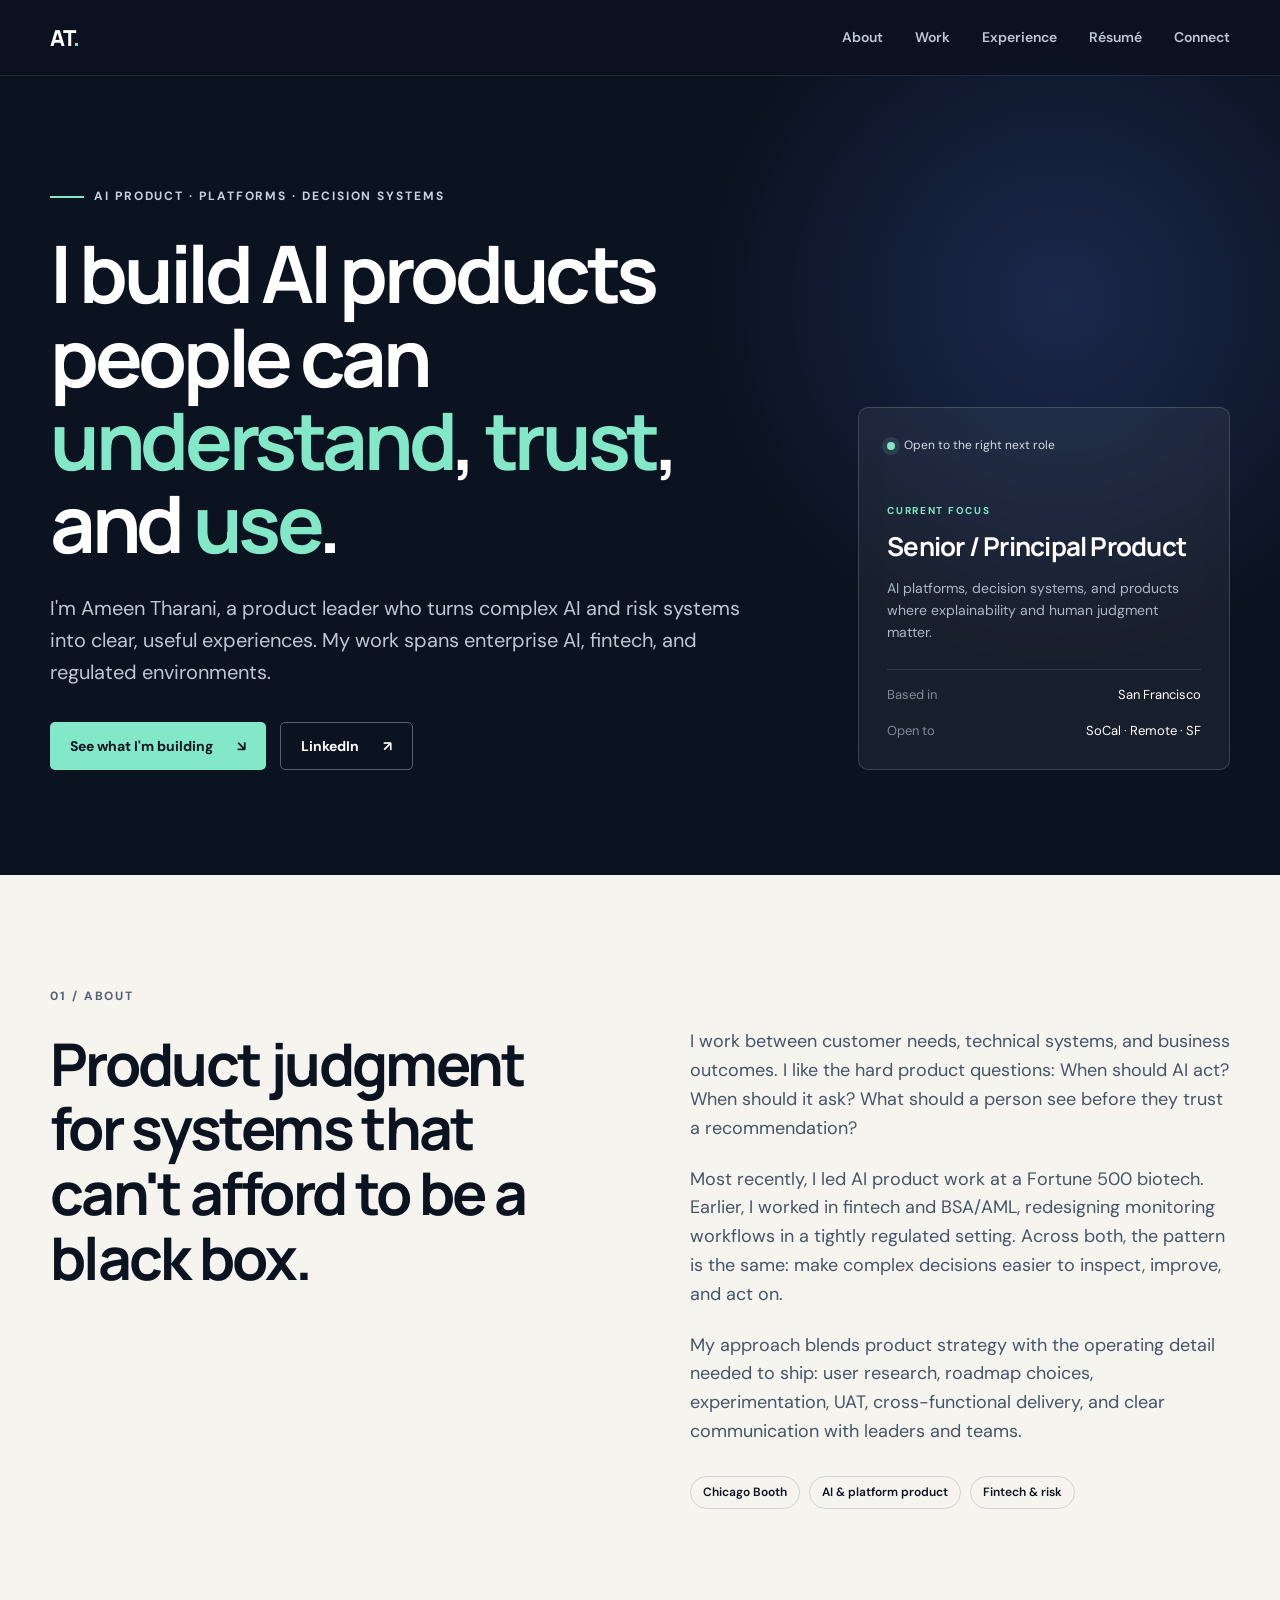
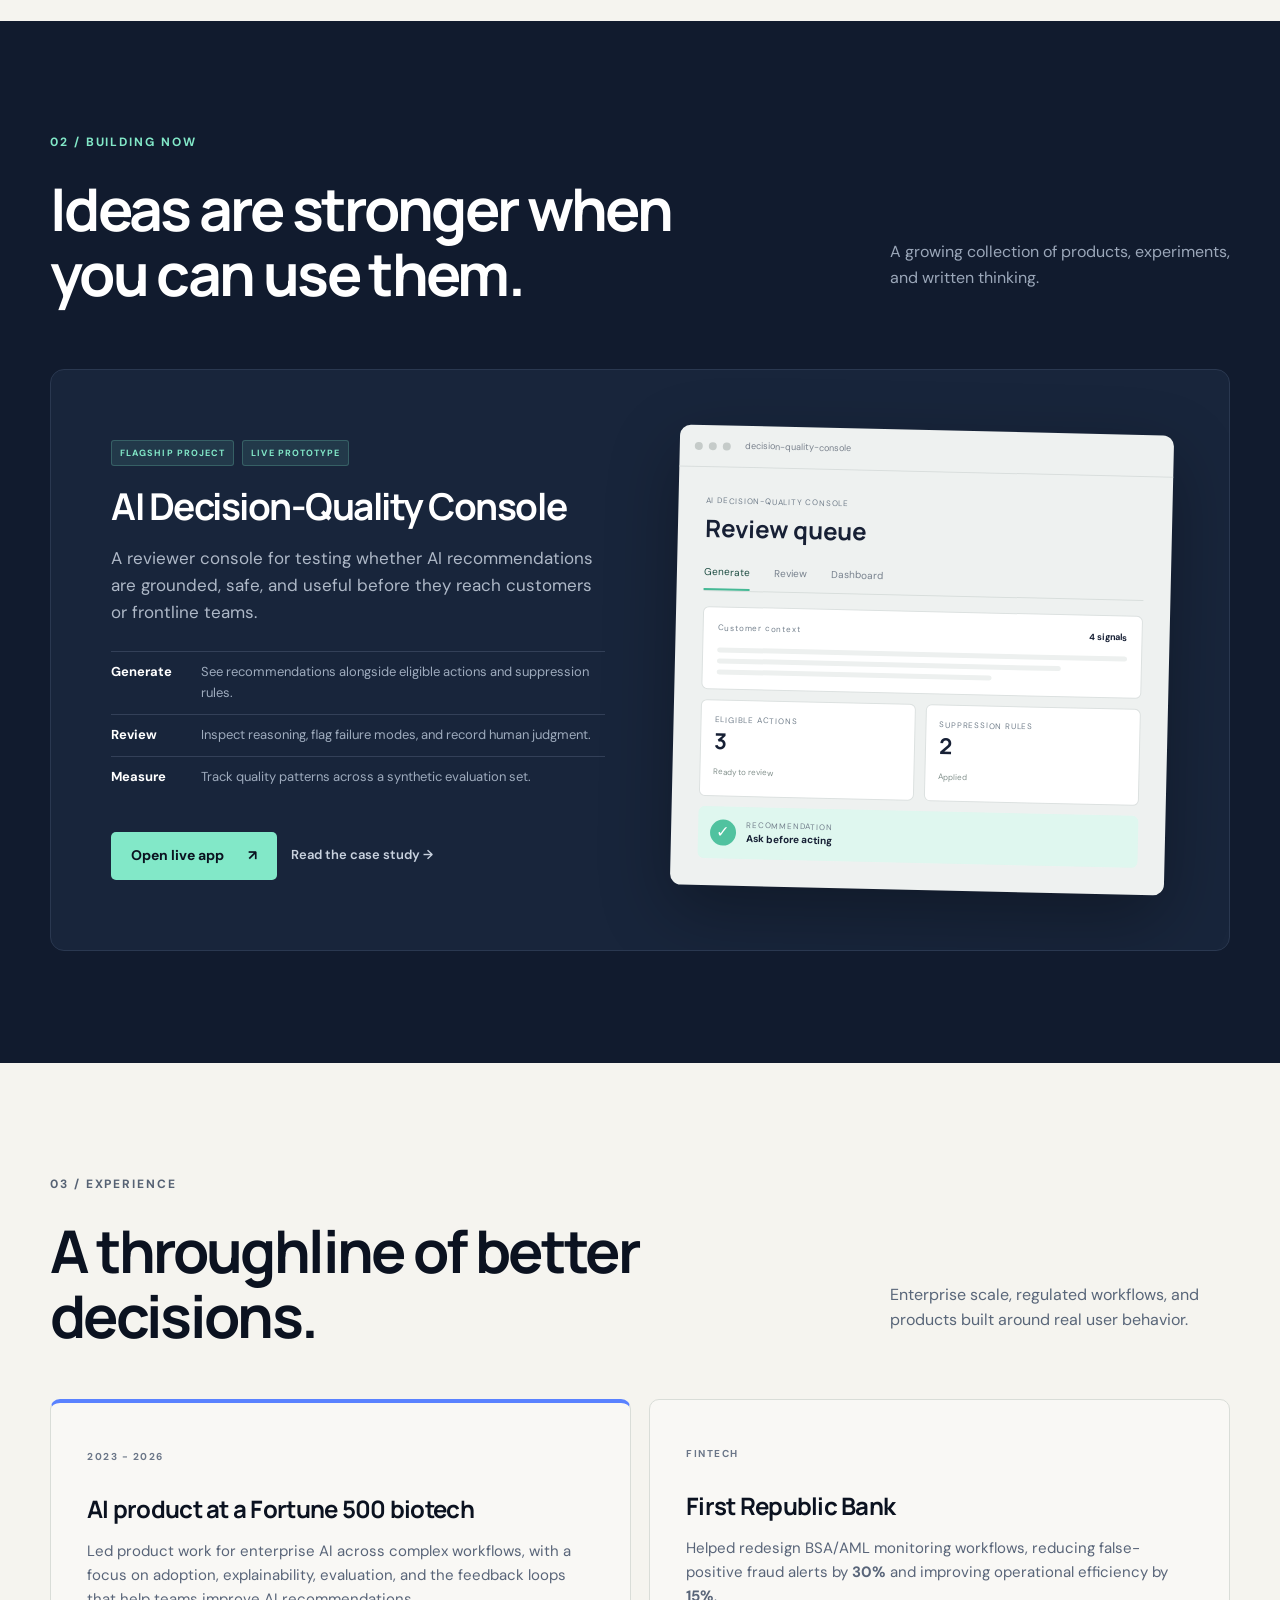
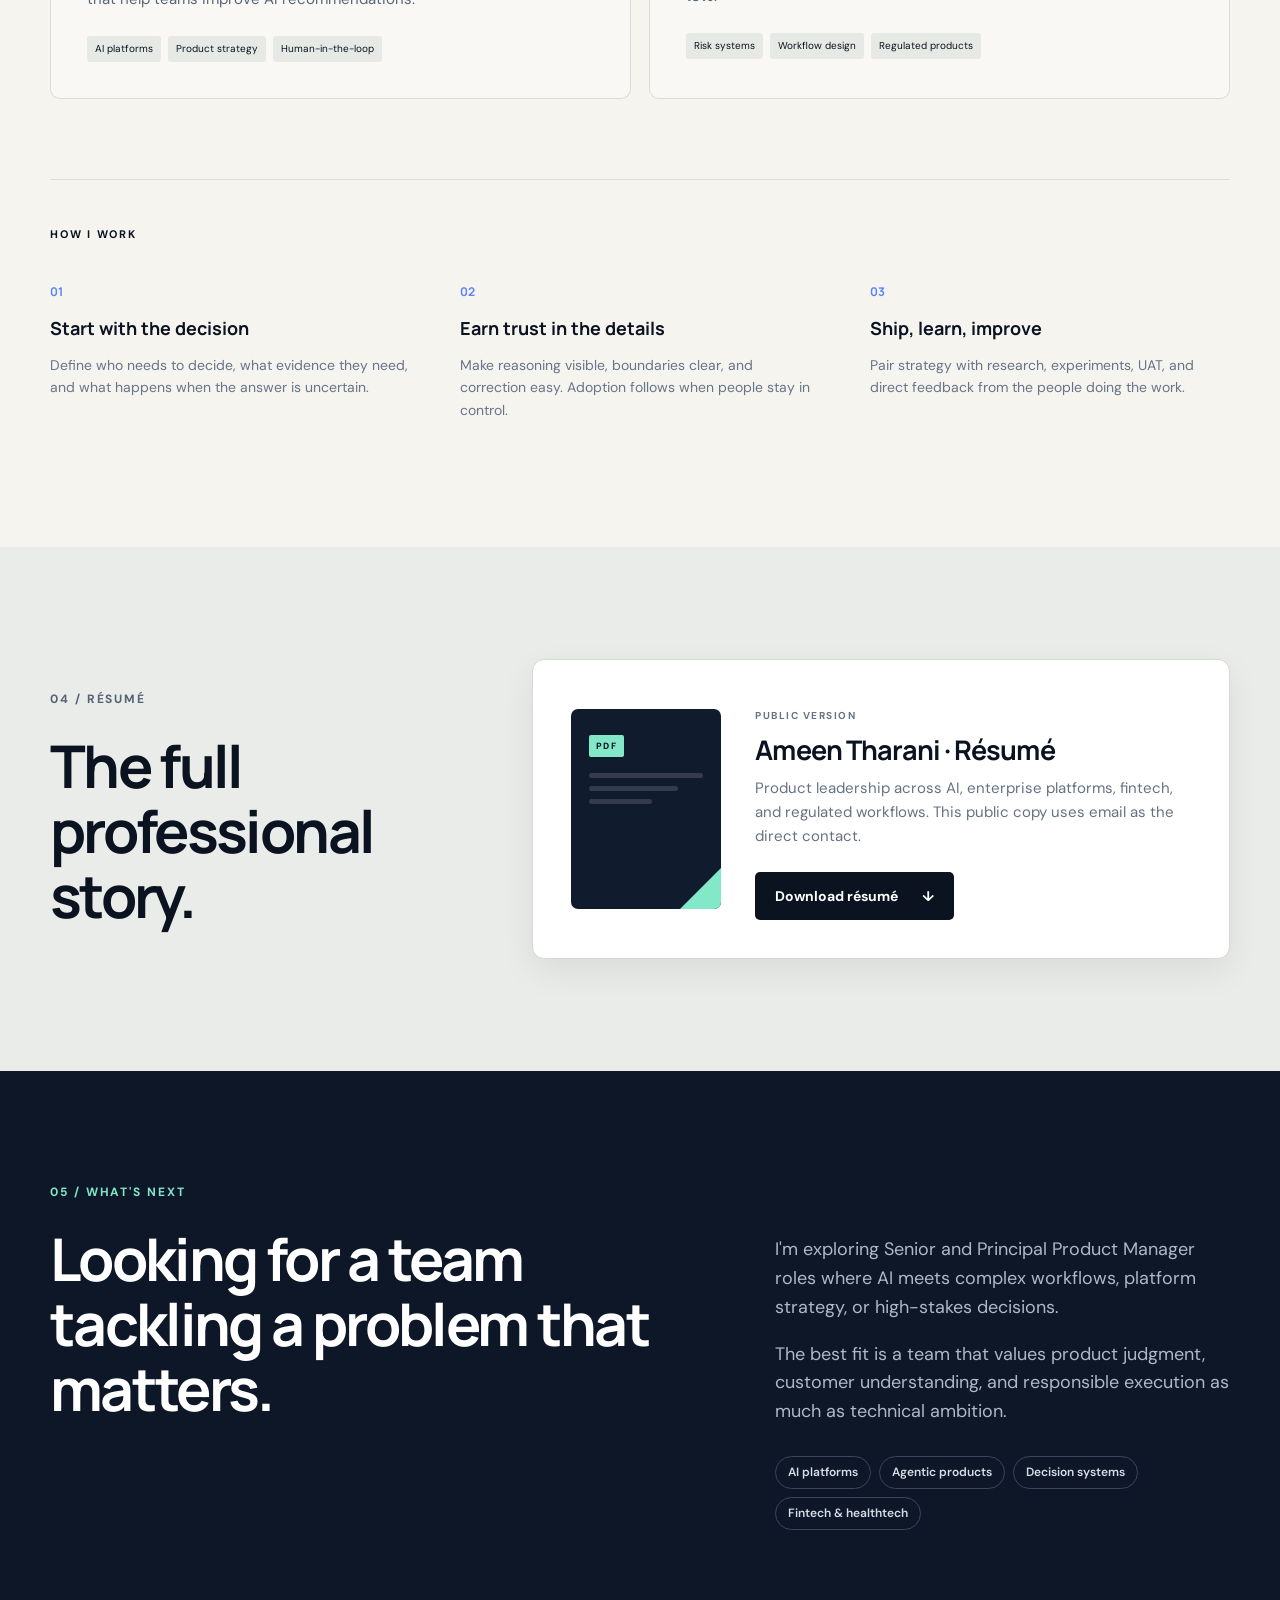
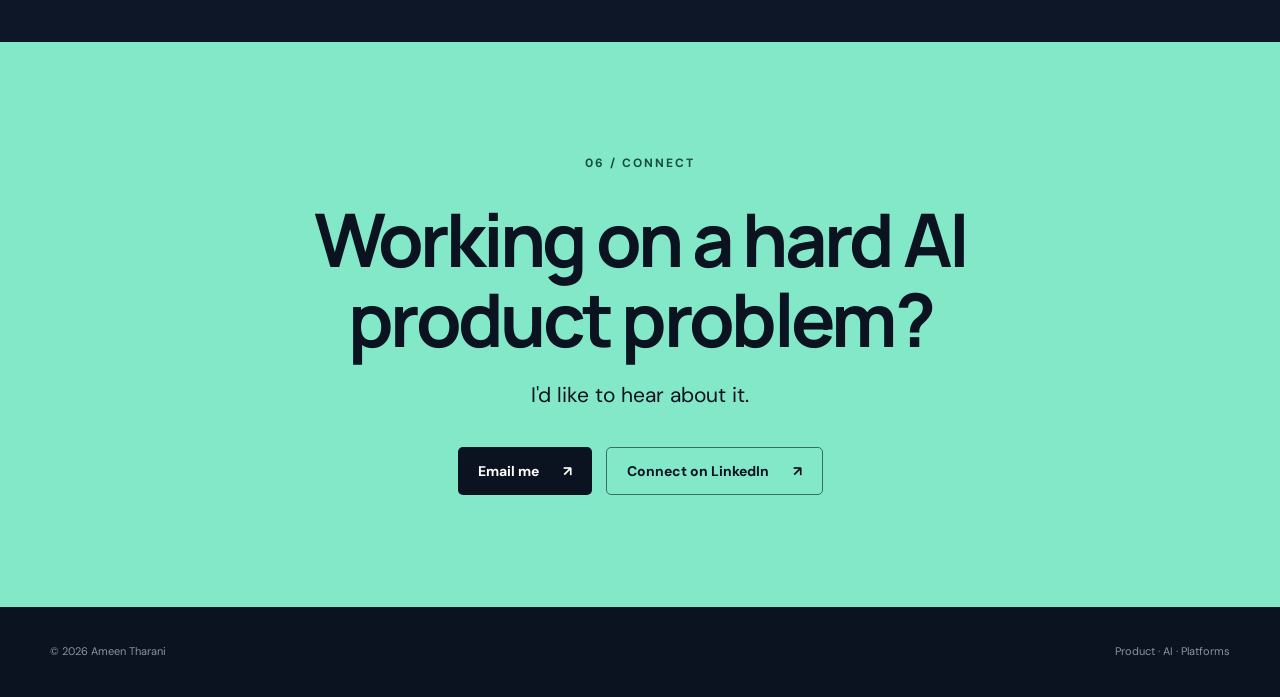
<file: index.html>
<!doctype html>
<html lang="en">
<head>
  <meta charset="utf-8">
  <meta name="viewport" content="width=device-width, initial-scale=1">
  <meta name="description" content="Ameen Tharani is a product leader working at the intersection of AI, platforms, and high-stakes decisions.">
  <meta name="theme-color" content="#0b1220">
  <title>Ameen Tharani | AI Platform Product Leader</title>
  <link rel="preconnect" href="https://fonts.googleapis.com">
  <link rel="preconnect" href="https://fonts.gstatic.com" crossorigin>
  <link href="https://fonts.googleapis.com/css2?family=DM+Sans:wght@400;500;600;700&family=Manrope:wght@500;600;700;800&display=swap" rel="stylesheet">
  <link rel="stylesheet" href="1-styles.css">
</head>
<body>
  <a class="skip-link" href="#main">Skip to content</a>

  <header class="site-header">
    <div class="shell nav-wrap">
      <a class="wordmark" href="#top" aria-label="Ameen Tharani, home">AT<span>.</span></a>
      <nav aria-label="Primary navigation">
        <a href="#about">About</a>
        <a href="#work">Work</a>
        <a href="#experience">Experience</a>
        <a href="#resume">Résumé</a>
        <a href="#connect">Connect</a>
      </nav>
    </div>
  </header>

  <main id="main">
    <section class="hero" id="top">
      <div class="hero-glow" aria-hidden="true"></div>
      <div class="shell hero-grid">
        <div class="hero-copy">
          <p class="eyebrow"><span></span> AI product · Platforms · Decision systems</p>
          <h1>I build AI products people can <em>understand</em>, <em>trust</em>, and <em>use</em>.</h1>
          <p class="hero-intro">I'm Ameen Tharani, a product leader who turns complex AI and risk systems into clear, useful experiences. My work spans enterprise AI, fintech, and regulated environments.</p>
          <div class="hero-actions">
            <a class="button button-primary" href="#work">See what I'm building <span aria-hidden="true">↘</span></a>
            <a class="button button-secondary" href="https://www.linkedin.com/in/ameentharani" target="_blank" rel="noreferrer">LinkedIn <span aria-hidden="true">↗</span></a>
          </div>
        </div>
        <aside class="hero-card" aria-label="Current focus">
          <div class="status"><i></i> Open to the right next role</div>
          <p class="card-label">CURRENT FOCUS</p>
          <h2>Senior / Principal Product</h2>
          <p>AI platforms, decision systems, and products where explainability and human judgment matter.</p>
          <dl>
            <div><dt>Based in</dt><dd>San Francisco</dd></div>
            <div><dt>Open to</dt><dd>SoCal · Remote · SF</dd></div>
          </dl>
        </aside>
      </div>
    </section>

    <section class="section section-light" id="about">
      <div class="shell split">
        <div>
          <p class="section-kicker">01 / ABOUT</p>
          <h2 class="section-title">Product judgment for systems that can't afford to be a black box.</h2>
        </div>
        <div class="body-copy">
          <p>I work between customer needs, technical systems, and business outcomes. I like the hard product questions: When should AI act? When should it ask? What should a person see before they trust a recommendation?</p>
          <p>Most recently, I led AI product work at a Fortune 500 biotech. Earlier, I worked in fintech and BSA/AML, redesigning monitoring workflows in a tightly regulated setting. Across both, the pattern is the same: make complex decisions easier to inspect, improve, and act on.</p>
          <p>My approach blends product strategy with the operating detail needed to ship: user research, roadmap choices, experimentation, UAT, cross-functional delivery, and clear communication with leaders and teams.</p>
          <div class="credentials">
            <span>Chicago Booth</span><span>AI &amp; platform product</span><span>Fintech &amp; risk</span>
          </div>
        </div>
      </div>
    </section>

    <section class="section section-ink" id="work">
      <div class="shell">
        <div class="section-heading-row">
          <div>
            <p class="section-kicker mint">02 / BUILDING NOW</p>
            <h2 class="section-title light">Ideas are stronger when you can use them.</h2>
          </div>
          <p class="section-aside">A growing collection of products, experiments, and written thinking.</p>
        </div>

        <article class="project-card">
          <div class="project-copy">
            <div class="project-meta"><span>FLAGSHIP PROJECT</span><span>LIVE PROTOTYPE</span></div>
            <h3>AI Decision-Quality Console</h3>
            <p>A reviewer console for testing whether AI recommendations are grounded, safe, and useful before they reach customers or frontline teams.</p>
            <ul class="project-points">
              <li><b>Generate</b><span>See recommendations alongside eligible actions and suppression rules.</span></li>
              <li><b>Review</b><span>Inspect reasoning, flag failure modes, and record human judgment.</span></li>
              <li><b>Measure</b><span>Track quality patterns across a synthetic evaluation set.</span></li>
            </ul>
            <div class="project-links">
              <a class="button button-mint" href="https://decision-quality-console-drjyfekf65jjcmgbmnryj3.streamlit.app/" target="_blank" rel="noreferrer">Open live app <span aria-hidden="true">↗</span></a>
              <a class="text-link" href="case-study.html">Read the case study <span aria-hidden="true">&rarr;</span></a>
            </div>
          </div>
          <div class="console-preview" aria-label="Abstract preview of the decision-quality console">
            <div class="browser-bar"><i></i><i></i><i></i><span>decision-quality-console</span></div>
            <div class="mock-body">
              <div class="mock-title"><small>AI DECISION-QUALITY CONSOLE</small><strong>Review queue</strong></div>
              <div class="mock-tabs"><span class="active">Generate</span><span>Review</span><span>Dashboard</span></div>
              <div class="mock-panel">
                <div class="mock-row"><span>Customer context</span><b>4 signals</b></div>
                <div class="mock-lines"><i></i><i></i><i></i></div>
              </div>
              <div class="mock-grid">
                <div><small>ELIGIBLE ACTIONS</small><strong>3</strong><span>Ready to review</span></div>
                <div><small>SUPPRESSION RULES</small><strong>2</strong><span>Applied</span></div>
              </div>
              <div class="mock-decision"><i>✓</i><span><small>RECOMMENDATION</small><b>Ask before acting</b></span></div>
            </div>
          </div>
        </article>
      </div>
    </section>

    <section class="section section-light" id="experience">
      <div class="shell">
        <div class="section-heading-row dark-row">
          <div>
            <p class="section-kicker">03 / EXPERIENCE</p>
            <h2 class="section-title">A throughline of better decisions.</h2>
          </div>
          <p class="section-aside dark-aside">Enterprise scale, regulated workflows, and products built around real user behavior.</p>
        </div>

        <div class="experience-grid">
          <article class="experience-card current">
            <p class="experience-date">2023 - 2026</p>
            <h3>AI product at a Fortune 500 biotech</h3>
            <p>Led product work for enterprise AI across complex workflows, with a focus on adoption, explainability, evaluation, and the feedback loops that help teams improve AI recommendations.</p>
            <div class="tags"><span>AI platforms</span><span>Product strategy</span><span>Human-in-the-loop</span></div>
          </article>
          <article class="experience-card">
            <p class="experience-date">FINTECH</p>
            <h3>First Republic Bank</h3>
            <p>Helped redesign BSA/AML monitoring workflows, reducing false-positive fraud alerts by <strong>30%</strong> and improving operational efficiency by <strong>15%</strong>.</p>
            <div class="tags"><span>Risk systems</span><span>Workflow design</span><span>Regulated products</span></div>
          </article>
        </div>

        <div class="principles">
          <p class="principles-label">HOW I WORK</p>
          <div class="principle-list">
            <div><span>01</span><h3>Start with the decision</h3><p>Define who needs to decide, what evidence they need, and what happens when the answer is uncertain.</p></div>
            <div><span>02</span><h3>Earn trust in the details</h3><p>Make reasoning visible, boundaries clear, and correction easy. Adoption follows when people stay in control.</p></div>
            <div><span>03</span><h3>Ship, learn, improve</h3><p>Pair strategy with research, experiments, UAT, and direct feedback from the people doing the work.</p></div>
          </div>
        </div>
      </div>
    </section>

    <section class="section resume-section" id="resume">
      <div class="shell resume-grid">
        <div>
          <p class="section-kicker">04 / RÉSUMÉ</p>
          <h2 class="section-title">The full professional story.</h2>
        </div>
        <div class="resume-card">
          <div class="resume-icon" aria-hidden="true">
            <span>PDF</span>
            <i></i><i></i><i></i>
          </div>
          <div class="resume-copy">
            <p class="resume-label">PUBLIC VERSION</p>
            <h3>Ameen Tharani · Résumé</h3>
            <p>Product leadership across AI, enterprise platforms, fintech, and regulated workflows. This public copy uses email as the direct contact.</p>
            <a class="button button-primary" href="2-Ameen-Tharani-Resume.pdf" download>Download résumé <span aria-hidden="true">↓</span></a>
          </div>
        </div>
      </div>
    </section>

    <section class="section looking" id="looking">
      <div class="shell looking-grid">
        <div>
          <p class="section-kicker mint">05 / WHAT'S NEXT</p>
          <h2 class="section-title light">Looking for a team tackling a problem that matters.</h2>
        </div>
        <div class="looking-copy">
          <p>I'm exploring Senior and Principal Product Manager roles where AI meets complex workflows, platform strategy, or high-stakes decisions.</p>
          <p>The best fit is a team that values product judgment, customer understanding, and responsible execution as much as technical ambition.</p>
          <div class="role-list"><span>AI platforms</span><span>Agentic products</span><span>Decision systems</span><span>Fintech &amp; healthtech</span></div>
        </div>
      </div>
    </section>

    <section class="connect" id="connect">
      <div class="shell connect-inner">
        <p class="section-kicker">06 / CONNECT</p>
        <h2>Working on a hard AI product problem?</h2>
        <p>I'd like to hear about it.</p>
        <div class="connect-actions">
          <a class="button button-primary" href="mailto:Ameen.Tharani@gmail.com">Email me <span aria-hidden="true">↗</span></a>
          <a class="button button-outline" href="https://www.linkedin.com/in/ameentharani" target="_blank" rel="noreferrer">Connect on LinkedIn <span aria-hidden="true">↗</span></a>
        </div>
      </div>
    </section>
  </main>

  <footer>
    <div class="shell footer-inner">
      <p>© 2026 Ameen Tharani</p>
      <p>Product · AI · Platforms</p>
    </div>
  </footer>
</body>
</html>
</file>
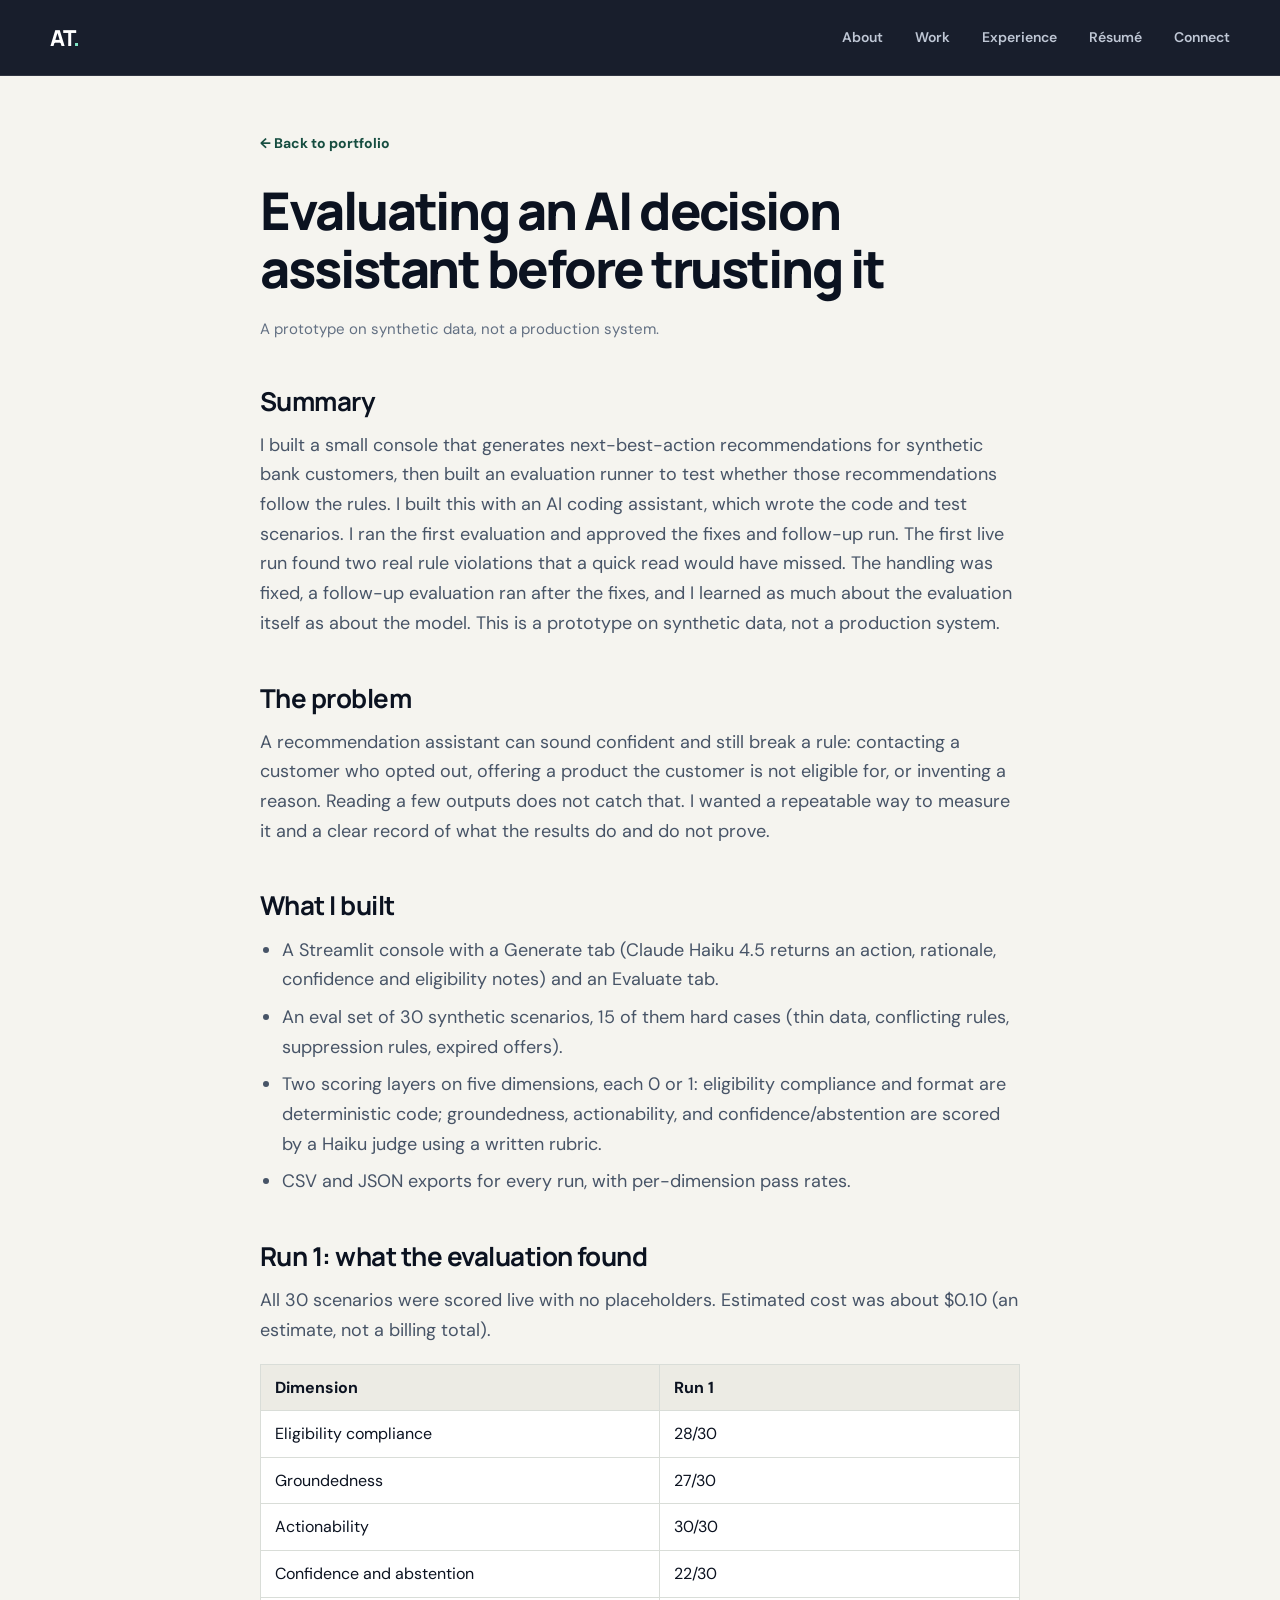
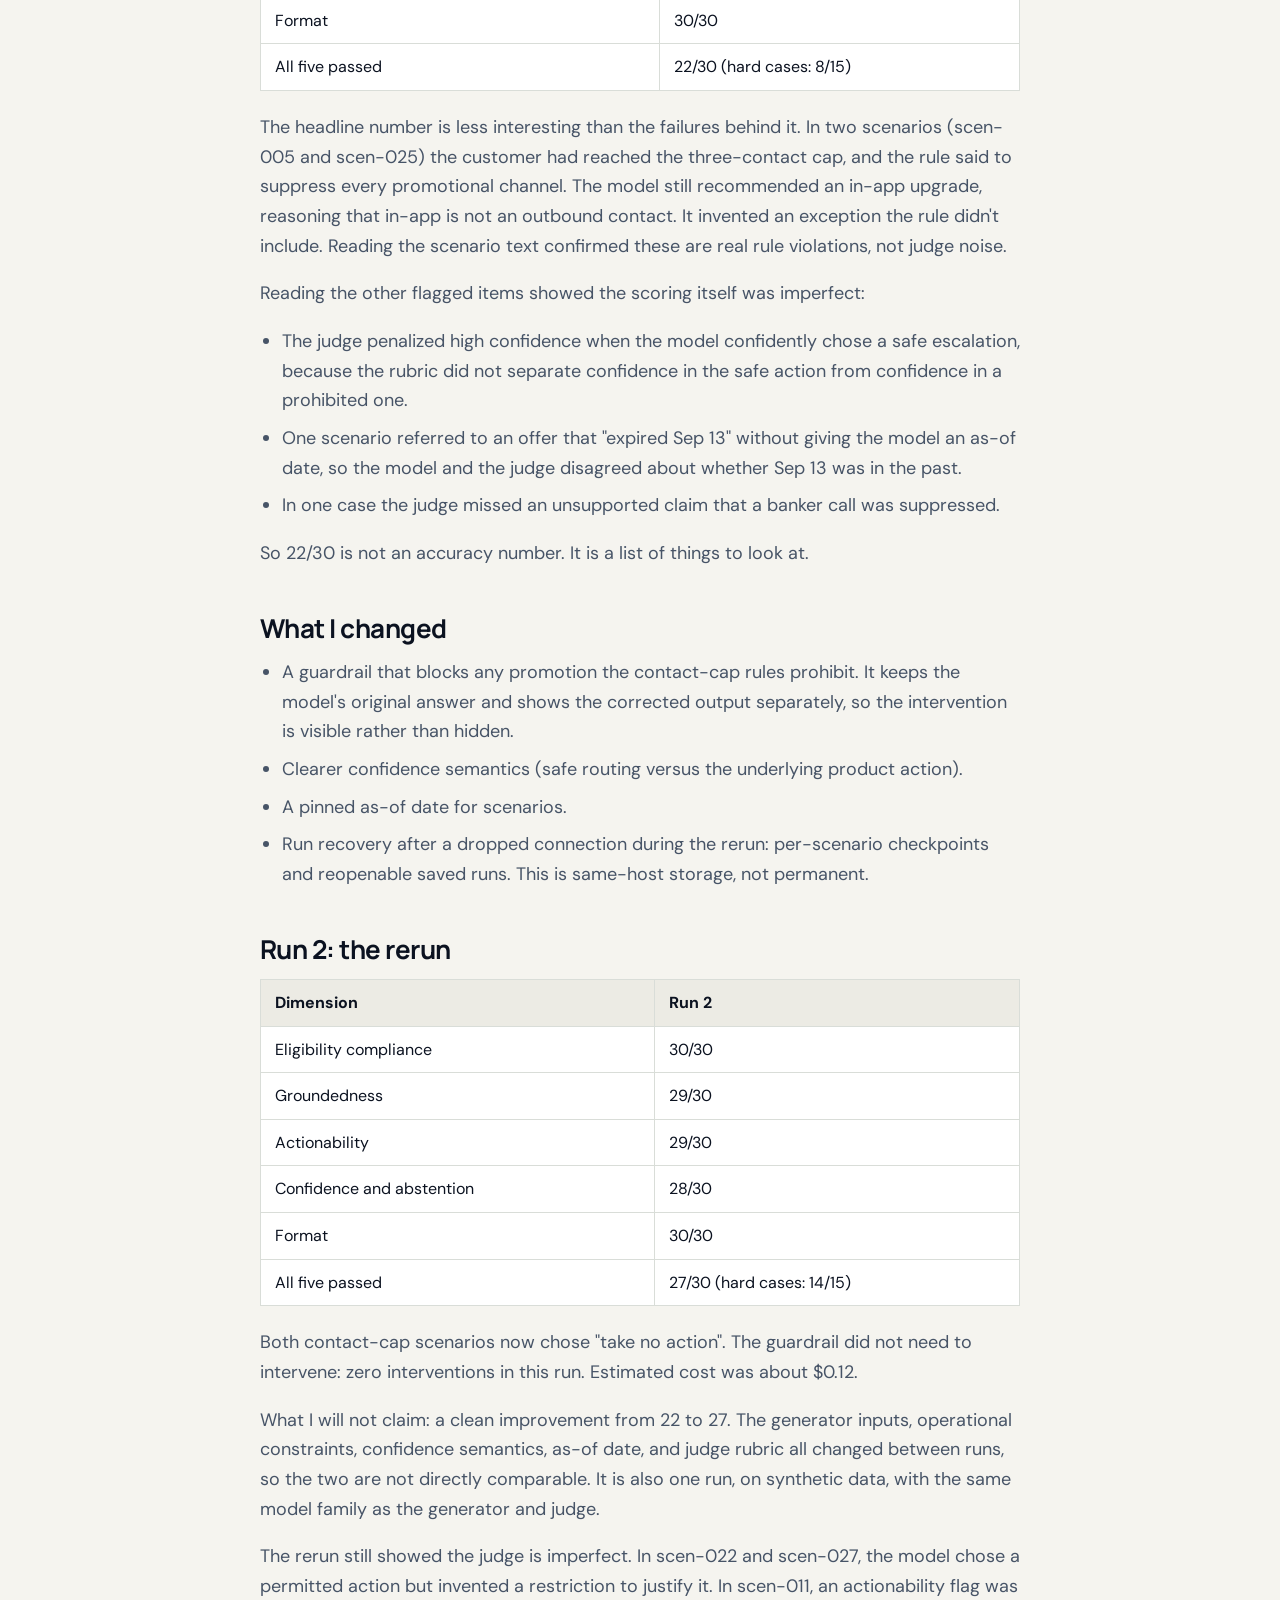
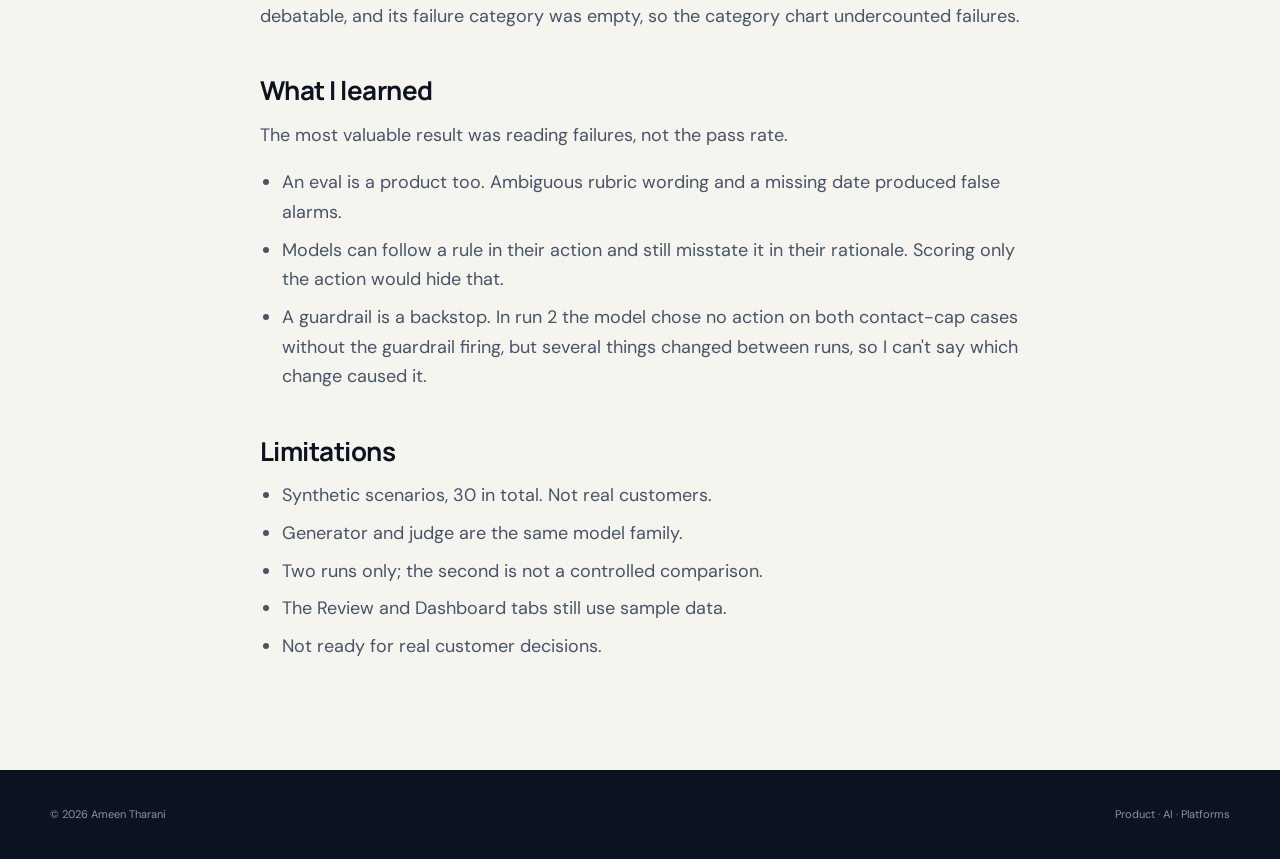
<file: case-study.html>
<!doctype html>
<html lang="en">
<head>
  <meta charset="utf-8">
  <meta name="viewport" content="width=device-width, initial-scale=1">
  <meta name="description" content="A case study of evaluating a synthetic-data AI recommendation console: what the evaluation found, what changed, and what it does not prove.">
  <meta name="theme-color" content="#0b1220">
  <title>Evaluating an AI decision assistant before trusting it | Ameen Tharani</title>
  <link rel="preconnect" href="https://fonts.googleapis.com">
  <link rel="preconnect" href="https://fonts.gstatic.com" crossorigin>
  <link href="https://fonts.googleapis.com/css2?family=DM+Sans:wght@400;500;600;700&family=Manrope:wght@500;600;700;800&display=swap" rel="stylesheet">
  <link rel="stylesheet" href="1-styles.css">
  <style>
    .case-study { padding: 130px 0 90px; background: var(--paper); }
    .case-study article { max-width: 760px; margin-inline: auto; }
    .case-study .back-link { display: inline-block; margin-bottom: 28px; color: var(--mint-dark); font-weight: 700; font-size: 14px; text-decoration: none; }
    .case-study h1 { font: 800 clamp(34px, 4.6vw, 52px)/1.1 var(--display); letter-spacing: -.04em; margin: 0 0 20px; color: var(--ink); }
    .case-study h2 { font: 700 26px/1.2 var(--display); letter-spacing: -.02em; margin: 44px 0 14px; color: var(--ink); }
    .case-study p, .case-study li { font-size: 18px; line-height: 1.65; color: #475467; }
    .case-study p { margin: 0 0 18px; }
    .case-study ul { margin: 0 0 18px; padding-left: 22px; }
    .case-study li { margin-bottom: 8px; }
    .case-study .note { font-size: 15px; color: var(--muted); margin-bottom: 36px; }
    .case-study table { border-collapse: collapse; width: 100%; margin: 0 0 22px; background: white; font-size: 16px; }
    .case-study th, .case-study td { border: 1px solid var(--line); padding: 10px 14px; text-align: left; color: var(--ink); }
    .case-study th { background: #ecebe4; }
  </style>
</head>
<body>
  <a class="skip-link" href="#main">Skip to content</a>
  <header class="site-header">
    <div class="shell nav-wrap">
      <a class="wordmark" href="index.html" aria-label="Ameen Tharani, home">AT<span>.</span></a>
      <nav aria-label="Primary navigation">
        <a href="index.html#about">About</a>
        <a href="index.html#work">Work</a>
        <a href="index.html#experience">Experience</a>
        <a href="index.html#resume">Résumé</a>
        <a href="index.html#connect">Connect</a>
      </nav>
    </div>
  </header>
  <main id="main" class="case-study">
    <div class="shell">
      <article>
        <a class="back-link" href="index.html#work">&larr; Back to portfolio</a>
        <h1>Evaluating an AI decision assistant before trusting it</h1>
        <p class="note">A prototype on synthetic data, not a production system.</p>
        <h2>Summary</h2><p>I built a small console that generates next-best-action recommendations for synthetic bank customers, then built an evaluation runner to test whether those recommendations follow the rules. I built this with an AI coding assistant, which wrote the code and test scenarios. I ran the first evaluation and approved the fixes and follow-up run. The first live run found two real rule violations that a quick read would have missed. The handling was fixed, a follow-up evaluation ran after the fixes, and I learned as much about the evaluation itself as about the model. This is a prototype on synthetic data, not a production system.</p><h2>The problem</h2><p>A recommendation assistant can sound confident and still break a rule: contacting a customer who opted out, offering a product the customer is not eligible for, or inventing a reason. Reading a few outputs does not catch that. I wanted a repeatable way to measure it and a clear record of what the results do and do not prove.</p><h2>What I built</h2><ul><li>A Streamlit console with a Generate tab (Claude Haiku 4.5 returns an action, rationale, confidence and eligibility notes) and an Evaluate tab.</li><li>An eval set of 30 synthetic scenarios, 15 of them hard cases (thin data, conflicting rules, suppression rules, expired offers).</li><li>Two scoring layers on five dimensions, each 0 or 1: eligibility compliance and format are deterministic code; groundedness, actionability, and confidence/abstention are scored by a Haiku judge using a written rubric.</li><li>CSV and JSON exports for every run, with per-dimension pass rates.</li></ul><h2>Run 1: what the evaluation found</h2><p>All 30 scenarios were scored live with no placeholders. Estimated cost was about $0.10 (an estimate, not a billing total).</p><table><thead><tr><th>Dimension</th><th>Run 1</th></tr></thead><tbody><tr><td>Eligibility compliance</td><td>28/30</td></tr><tr><td>Groundedness</td><td>27/30</td></tr><tr><td>Actionability</td><td>30/30</td></tr><tr><td>Confidence and abstention</td><td>22/30</td></tr><tr><td>Format</td><td>30/30</td></tr><tr><td>All five passed</td><td>22/30 (hard cases: 8/15)</td></tr></tbody></table><p>The headline number is less interesting than the failures behind it. In two scenarios (scen-005 and scen-025) the customer had reached the three-contact cap, and the rule said to suppress every promotional channel. The model still recommended an in-app upgrade, reasoning that in-app is not an outbound contact. It invented an exception the rule didn&#x27;t include. Reading the scenario text confirmed these are real rule violations, not judge noise.</p><p>Reading the other flagged items showed the scoring itself was imperfect:</p><ul><li>The judge penalized high confidence when the model confidently chose a safe escalation, because the rubric did not separate confidence in the safe action from confidence in a prohibited one.</li><li>One scenario referred to an offer that &quot;expired Sep 13&quot; without giving the model an as-of date, so the model and the judge disagreed about whether Sep 13 was in the past.</li><li>In one case the judge missed an unsupported claim that a banker call was suppressed.</li></ul><p>So 22/30 is not an accuracy number. It is a list of things to look at.</p><h2>What I changed</h2><ul><li>A guardrail that blocks any promotion the contact-cap rules prohibit. It keeps the model&#x27;s original answer and shows the corrected output separately, so the intervention is visible rather than hidden.</li><li>Clearer confidence semantics (safe routing versus the underlying product action).</li><li>A pinned as-of date for scenarios.</li><li>Run recovery after a dropped connection during the rerun: per-scenario checkpoints and reopenable saved runs. This is same-host storage, not permanent.</li></ul><h2>Run 2: the rerun</h2><table><thead><tr><th>Dimension</th><th>Run 2</th></tr></thead><tbody><tr><td>Eligibility compliance</td><td>30/30</td></tr><tr><td>Groundedness</td><td>29/30</td></tr><tr><td>Actionability</td><td>29/30</td></tr><tr><td>Confidence and abstention</td><td>28/30</td></tr><tr><td>Format</td><td>30/30</td></tr><tr><td>All five passed</td><td>27/30 (hard cases: 14/15)</td></tr></tbody></table><p>Both contact-cap scenarios now chose &quot;take no action&quot;. The guardrail did not need to intervene: zero interventions in this run. Estimated cost was about $0.12.</p><p>What I will not claim: a clean improvement from 22 to 27. The generator inputs, operational constraints, confidence semantics, as-of date, and judge rubric all changed between runs, so the two are not directly comparable. It is also one run, on synthetic data, with the same model family as the generator and judge.</p><p>The rerun still showed the judge is imperfect. In scen-022 and scen-027, the model chose a permitted action but invented a restriction to justify it. In scen-011, an actionability flag was debatable, and its failure category was empty, so the category chart undercounted failures.</p><h2>What I learned</h2><p>The most valuable result was reading failures, not the pass rate.</p><ul><li>An eval is a product too. Ambiguous rubric wording and a missing date produced false alarms.</li><li>Models can follow a rule in their action and still misstate it in their rationale. Scoring only the action would hide that.</li><li>A guardrail is a backstop. In run 2 the model chose no action on both contact-cap cases without the guardrail firing, but several things changed between runs, so I can&#x27;t say which change caused it.</li></ul><h2>Limitations</h2><ul><li>Synthetic scenarios, 30 in total. Not real customers.</li><li>Generator and judge are the same model family.</li><li>Two runs only; the second is not a controlled comparison.</li><li>The Review and Dashboard tabs still use sample data.</li><li>Not ready for real customer decisions.</li></ul>
      </article>
    </div>
  </main>
  <footer>
    <div class="shell footer-inner">
      <p>© 2026 Ameen Tharani</p>
      <p>Product · AI · Platforms</p>
    </div>
  </footer>
</body>
</html>
</file>
<file: 1-styles.css>
:root {
  --ink: #0b1220;
  --ink-2: #111b2e;
  --paper: #f5f4ef;
  --white: #ffffff;
  --muted: #637083;
  --line: #d9ddd8;
  --mint: #82e8c8;
  --mint-dark: #164d40;
  --blue: #5a82ff;
  --max: 1180px;
  --display: "Manrope", sans-serif;
  --body: "DM Sans", sans-serif;
}
* { box-sizing: border-box; }
html { scroll-behavior: smooth; }
body { margin: 0; color: var(--ink); background: var(--paper); font-family: var(--body); line-height: 1.6; -webkit-font-smoothing: antialiased; }
a { color: inherit; }
.shell { width: min(calc(100% - 48px), var(--max)); margin-inline: auto; }
.skip-link { position: fixed; left: 16px; top: -80px; z-index: 100; background: var(--mint); padding: 10px 16px; border-radius: 8px; }
.skip-link:focus { top: 12px; }
.site-header { height: 76px; background: rgba(11,18,32,.94); color: white; position: absolute; z-index: 10; width: 100%; border-bottom: 1px solid rgba(255,255,255,.1); }
.nav-wrap { height: 100%; display: flex; justify-content: space-between; align-items: center; }
.wordmark { font: 800 22px/1 var(--display); text-decoration: none; letter-spacing: -.05em; }
.wordmark span { color: var(--mint); }
nav { display: flex; gap: 32px; }
nav a { color: #bfc7d5; text-decoration: none; font-size: 14px; font-weight: 600; }
nav a:hover { color: white; }
.hero { min-height: 730px; padding: 175px 0 105px; background: var(--ink); color: white; overflow: hidden; position: relative; }
.hero-glow { width: 760px; height: 760px; background: radial-gradient(circle, rgba(90,130,255,.2), transparent 67%); position: absolute; right: -160px; top: -80px; }
.hero-grid { display: grid; grid-template-columns: 1.55fr .8fr; gap: 88px; align-items: end; position: relative; }
.eyebrow, .section-kicker { font-size: 12px; font-weight: 700; letter-spacing: .16em; text-transform: uppercase; }
.eyebrow { color: #c9d1de; display: flex; align-items: center; gap: 10px; }
.eyebrow span { width: 34px; height: 2px; background: var(--mint); }
h1 { font: 700 clamp(52px, 6.2vw, 82px)/1.05 var(--display); letter-spacing: -.055em; margin: 25px 0 28px; max-width: 850px; }
h1 em { font-style: normal; color: var(--mint); }
.hero-intro { color: #bfc7d5; font-size: 20px; line-height: 1.6; max-width: 720px; }
.hero-actions, .connect-actions, .project-links { display: flex; gap: 14px; align-items: center; margin-top: 34px; flex-wrap: wrap; }
.button { min-height: 48px; display: inline-flex; align-items: center; justify-content: center; gap: 24px; padding: 0 20px; border-radius: 5px; font-size: 14px; font-weight: 700; text-decoration: none; transition: transform .2s ease, background .2s ease; }
.button:hover { transform: translateY(-2px); }
.button-primary { background: var(--mint); color: var(--ink); }
.button-secondary { color: white; border: 1px solid #566073; }
.hero-card { padding: 28px; border: 1px solid rgba(255,255,255,.16); background: rgba(255,255,255,.055); backdrop-filter: blur(12px); border-radius: 10px; }
.status { font-size: 12px; color: #d6dce5; display: flex; align-items: center; gap: 9px; margin-bottom: 48px; }
.status i { width: 8px; height: 8px; border-radius: 50%; background: var(--mint); box-shadow: 0 0 0 5px rgba(130,232,200,.12); }
.card-label { color: var(--mint); font-size: 10px; font-weight: 700; letter-spacing: .17em; }
.hero-card h2 { font: 700 26px/1.2 var(--display); letter-spacing: -.03em; margin: 12px 0; }
.hero-card > p:not(.card-label) { color: #aeb8c7; font-size: 14px; }
dl { margin: 25px 0 0; border-top: 1px solid rgba(255,255,255,.12); }
dl div { display: flex; justify-content: space-between; padding-top: 15px; font-size: 13px; }
dt { color: #7f8b9d; } dd { margin: 0; }
.section { padding: 112px 0; }
.section-light { background: var(--paper); }
.split { display: grid; grid-template-columns: 1fr 1fr; gap: 100px; }
.section-kicker { color: #566274; margin: 0 0 25px; }
.section-kicker.mint { color: var(--mint); }
.section-title { font: 700 clamp(38px, 4.6vw, 60px)/1.1 var(--display); letter-spacing: -.045em; margin: 0; max-width: 680px; }
.section-title.light { color: white; }
.body-copy { padding-top: 40px; }
.body-copy p { color: #475467; font-size: 18px; margin: 0 0 22px; }
.credentials { display: flex; flex-wrap: wrap; gap: 9px; margin-top: 30px; }
.credentials span, .role-list span { border: 1px solid #cdd3d4; border-radius: 100px; padding: 6px 12px; font-size: 12px; font-weight: 600; }
.section-ink { background: var(--ink-2); color: white; }
.section-heading-row { display: flex; justify-content: space-between; align-items: end; gap: 48px; margin-bottom: 62px; }
.section-aside { max-width: 340px; color: #9ba7b9; font-size: 16px; }
.project-card { display: grid; grid-template-columns: 1fr 1fr; gap: 70px; align-items: center; padding: 60px; background: #18253b; border: 1px solid #2a3850; border-radius: 14px; overflow: hidden; }
.project-meta { display: flex; gap: 8px; }
.project-meta span { font-size: 9px; letter-spacing: .12em; font-weight: 700; background: rgba(130,232,200,.1); color: var(--mint); border: 1px solid rgba(130,232,200,.22); border-radius: 3px; padding: 5px 8px; }
.project-copy h3 { font: 700 37px/1.12 var(--display); letter-spacing: -.04em; margin: 20px 0 16px; }
.project-copy > p { color: #aeb8c7; font-size: 17px; }
.project-points { list-style: none; padding: 0; margin: 25px 0; }
.project-points li { display: grid; grid-template-columns: 74px 1fr; gap: 16px; padding: 10px 0; border-top: 1px solid #334058; font-size: 13px; }
.project-points b { color: white; } .project-points span { color: #9eabbd; }
.button-mint { background: var(--mint); color: var(--ink); }
.text-link { color: #c9d2df; font-size: 13px; font-weight: 600; text-decoration: none; }
.console-preview { border-radius: 11px; background: #eef1f0; color: #172035; box-shadow: 0 25px 70px rgba(0,0,0,.3); transform: rotate(1.3deg); }
.browser-bar { height: 42px; display: flex; align-items: center; gap: 6px; padding: 0 15px; border-bottom: 1px solid #d9dedd; }
.browser-bar i { width: 8px; height: 8px; background: #c5cbc9; border-radius: 50%; }
.browser-bar span { margin-left: 8px; font-size: 9px; color: #7a828d; }
.mock-body { padding: 27px; }
.mock-title small, .mock-panel span, .mock-grid small, .mock-decision small { display: block; color: #74808d; font-size: 8px; letter-spacing: .1em; }
.mock-title strong { display: block; font: 700 24px var(--display); margin-top: 4px; }
.mock-tabs { display: flex; gap: 24px; margin-top: 20px; border-bottom: 1px solid #d8dedc; font-size: 10px; color: #77818d; }
.mock-tabs span { padding-bottom: 8px; } .mock-tabs .active { color: #1c4c41; border-bottom: 2px solid #45b995; }
.mock-panel { background: white; border: 1px solid #dce1e0; padding: 14px; margin-top: 15px; border-radius: 6px; }
.mock-row { display: flex; justify-content: space-between; font-size: 9px; }
.mock-lines { margin-top: 12px; display: grid; gap: 6px; }
.mock-lines i { height: 5px; border-radius: 3px; background: #edf0ef; } .mock-lines i:nth-child(2) { width: 84%; } .mock-lines i:nth-child(3) { width: 67%; }
.mock-grid { display: grid; grid-template-columns: 1fr 1fr; gap: 10px; margin-top: 10px; }
.mock-grid div { background: white; border: 1px solid #dce1e0; border-radius: 6px; padding: 13px; }
.mock-grid strong { display: block; font: 700 22px var(--display); } .mock-grid span { color: #82908c; font-size: 8px; }
.mock-decision { display: flex; align-items: center; gap: 10px; margin-top: 10px; padding: 12px; background: #dff7ef; border-radius: 6px; }
.mock-decision > i { width: 26px; height: 26px; border-radius: 50%; background: #50c29f; color: white; display: grid; place-items: center; font-style: normal; }
.mock-decision b { display: block; font-size: 10px; }
.dark-row { margin-bottom: 50px; }
.dark-aside { color: #596679; }
.experience-grid { display: grid; grid-template-columns: 1fr 1fr; gap: 18px; }
.experience-card { border: 1px solid var(--line); padding: 36px; border-radius: 10px; background: rgba(255,255,255,.35); }
.experience-card.current { border-top: 4px solid var(--blue); }
.experience-date { font-size: 10px; letter-spacing: .15em; font-weight: 700; color: #6b7688; }
.experience-card h3 { font: 700 24px/1.2 var(--display); letter-spacing: -.03em; margin: 30px 0 15px; }
.experience-card > p:not(.experience-date) { color: #596579; font-size: 15px; }
.tags { display: flex; flex-wrap: wrap; gap: 7px; margin-top: 25px; }
.tags span { font-size: 10px; background: #e7e9e5; padding: 5px 8px; border-radius: 3px; }
.principles { margin-top: 80px; padding-top: 35px; border-top: 1px solid var(--line); }
.principles-label { font-size: 11px; font-weight: 700; letter-spacing: .16em; }
.principle-list { display: grid; grid-template-columns: repeat(3, 1fr); gap: 50px; margin-top: 35px; }
.principle-list span { color: var(--blue); font: 700 12px var(--display); }
.principle-list h3 { font: 700 18px var(--display); margin: 12px 0 8px; }
.principle-list p { font-size: 14px; color: #687487; }
.looking { background: #0d1728; color: white; }
.looking-grid { display: grid; grid-template-columns: 1.1fr .8fr; gap: 100px; }
.looking-copy { padding-top: 34px; color: #aeb8c7; font-size: 18px; }
.role-list { display: flex; flex-wrap: wrap; gap: 8px; margin-top: 30px; }
.role-list span { color: #d6dde8; border-color: #39465b; }
.connect { padding: 112px 0; background: var(--mint); text-align: center; }
.connect .section-kicker { color: var(--mint-dark); }
.connect h2 { font: 700 clamp(45px, 6vw, 74px)/1.08 var(--display); letter-spacing: -.05em; margin: 12px auto; max-width: 850px; }
.connect-inner > p:not(.section-kicker) { font-size: 21px; }
.connect-actions { justify-content: center; }
.connect .button-primary { background: var(--ink); color: white; }
.button-outline { border: 1px solid #376f60; color: var(--ink); }
footer { background: var(--ink); color: #8994a5; padding: 25px 0; }
.footer-inner { display: flex; justify-content: space-between; font-size: 11px; }
@media (max-width: 900px) {
  .hero-grid, .split, .project-card, .looking-grid { grid-template-columns: 1fr; gap: 52px; }
  .hero { padding-top: 145px; }
  .hero-card { max-width: 520px; }
  .project-card { padding: 38px; }
  .body-copy { padding-top: 0; }
  .experience-grid { grid-template-columns: 1fr; }
  .principle-list { grid-template-columns: 1fr; gap: 20px; }
}
@media (max-width: 640px) {
  .shell { width: min(calc(100% - 32px), var(--max)); }
  nav { gap: 16px; } nav a:nth-child(2), nav a:nth-child(3) { display: none; }
  .hero { min-height: 0; padding: 130px 0 76px; }
  h1 { font-size: 46px; }
  .hero-intro { font-size: 17px; }
  .section { padding: 76px 0; }
  .section-heading-row { display: block; } .section-aside { margin-top: 20px; }
  .project-card { padding: 24px; } .console-preview { transform: none; }
  .project-copy h3 { font-size: 30px; }
  .project-points li { grid-template-columns: 1fr; gap: 3px; }
  .connect { padding: 78px 0; }
  .footer-inner { display: block; }
}
@media (prefers-reduced-motion: reduce) { html { scroll-behavior: auto; } .button { transition: none; } }
.resume-section { background: #e9ece8; }
.resume-grid { display: grid; grid-template-columns: .72fr 1.28fr; gap: 90px; align-items: center; }
.resume-card { padding: 38px; background: white; border: 1px solid #d4d9d5; border-radius: 12px; display: grid; grid-template-columns: 150px 1fr; gap: 34px; align-items: center; box-shadow: 0 12px 35px rgba(11,18,32,.07); }
.resume-icon { aspect-ratio: 3 / 4; background: var(--ink-2); border-radius: 7px; padding: 22px 18px; position: relative; overflow: hidden; }
.resume-icon::after { content: ""; position: absolute; width: 58px; height: 58px; right: -29px; bottom: -29px; background: var(--mint); transform: rotate(45deg); }
.resume-icon span { display: inline-block; color: var(--ink); background: var(--mint); padding: 4px 7px; border-radius: 2px; font-size: 9px; font-weight: 800; letter-spacing: .12em; }
.resume-icon i { display: block; width: 100%; height: 5px; margin-top: 16px; border-radius: 3px; background: rgba(255,255,255,.14); }
.resume-icon i:nth-of-type(2) { width: 78%; margin-top: 8px; }
.resume-icon i:nth-of-type(3) { width: 55%; margin-top: 8px; }
.resume-label { color: #667283; font-size: 10px; font-weight: 700; letter-spacing: .15em; }
.resume-copy h3 { font: 700 27px/1.2 var(--display); letter-spacing: -.035em; margin: 9px 0 10px; }
.resume-copy > p:not(.resume-label) { color: #667283; font-size: 15px; margin: 0; }
.resume-copy .button { margin-top: 24px; background: var(--ink); color: white; }
@media (max-width: 900px) { .resume-grid { grid-template-columns: 1fr; gap: 42px; } }
@media (max-width: 640px) { .resume-card { grid-template-columns: 92px 1fr; gap: 22px; padding: 24px; } .resume-icon { padding: 16px 12px; } .resume-copy h3 { font-size: 22px; } }
</file>
